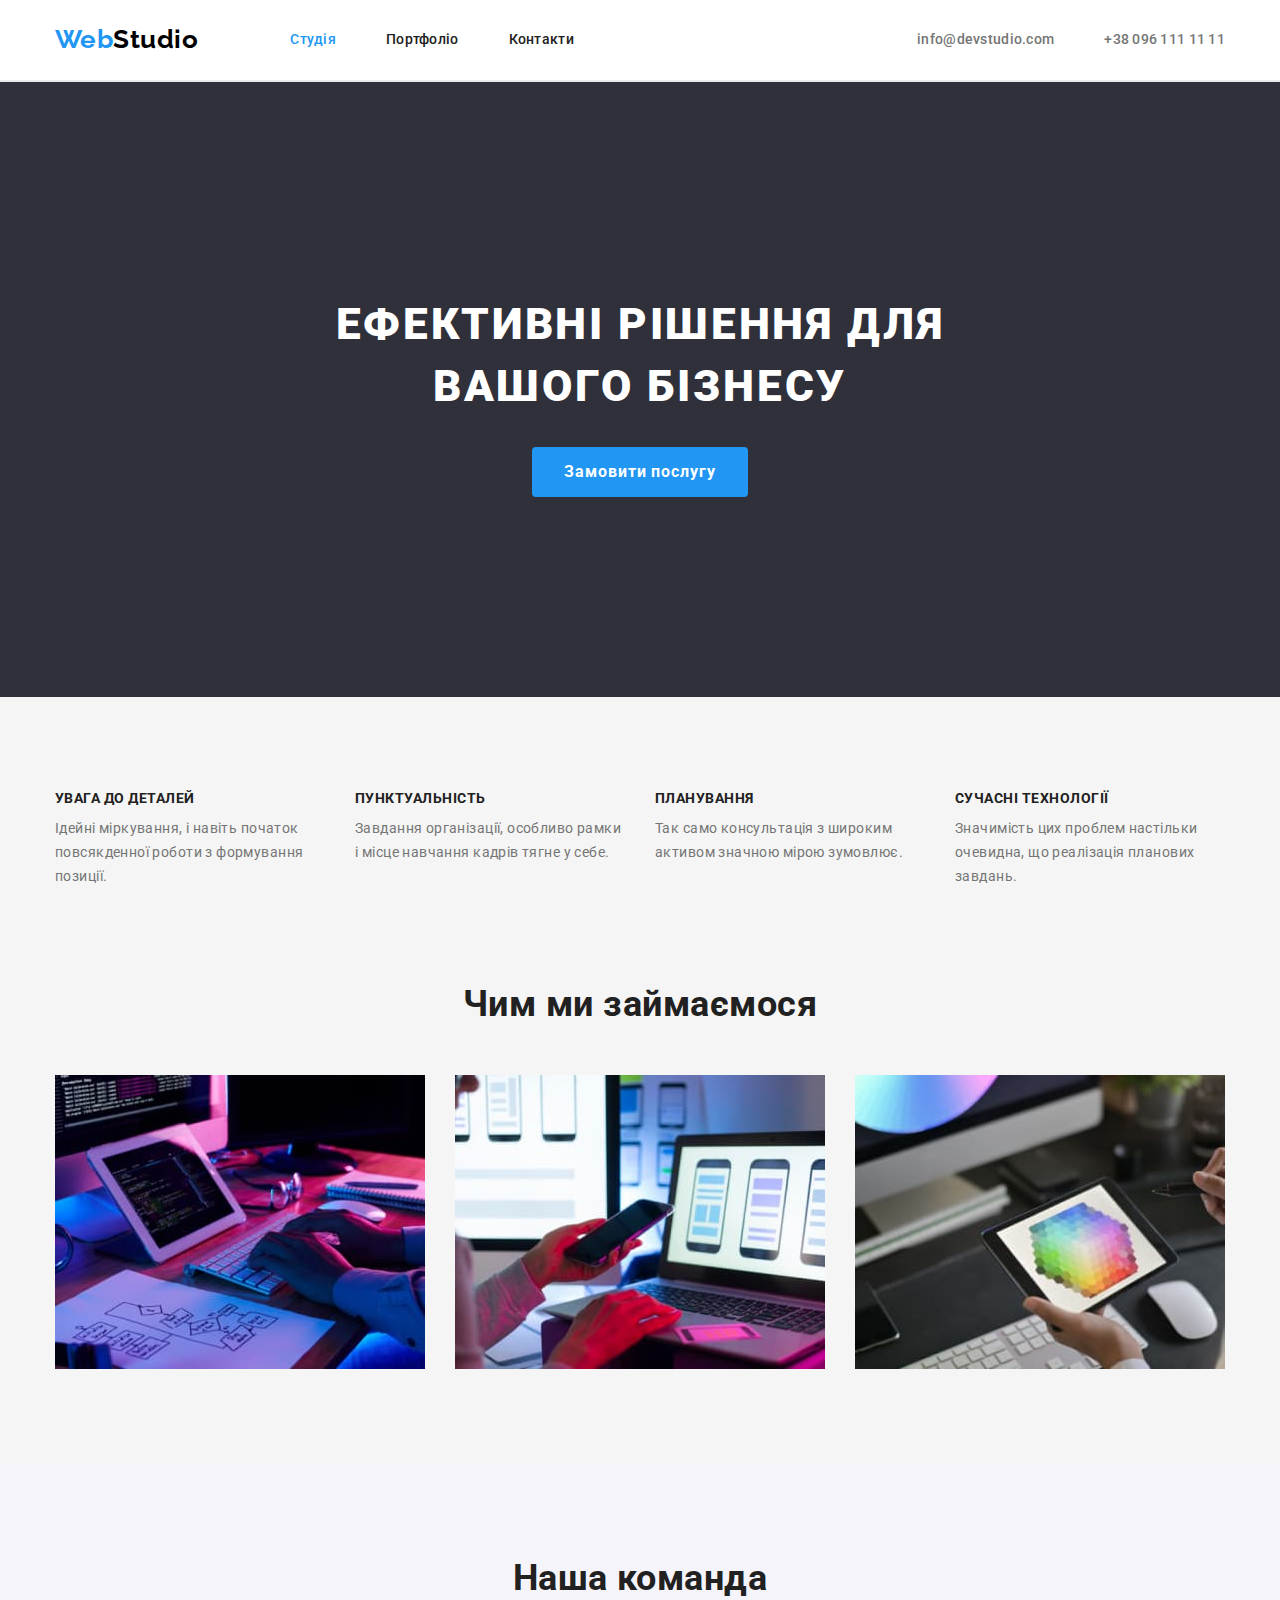
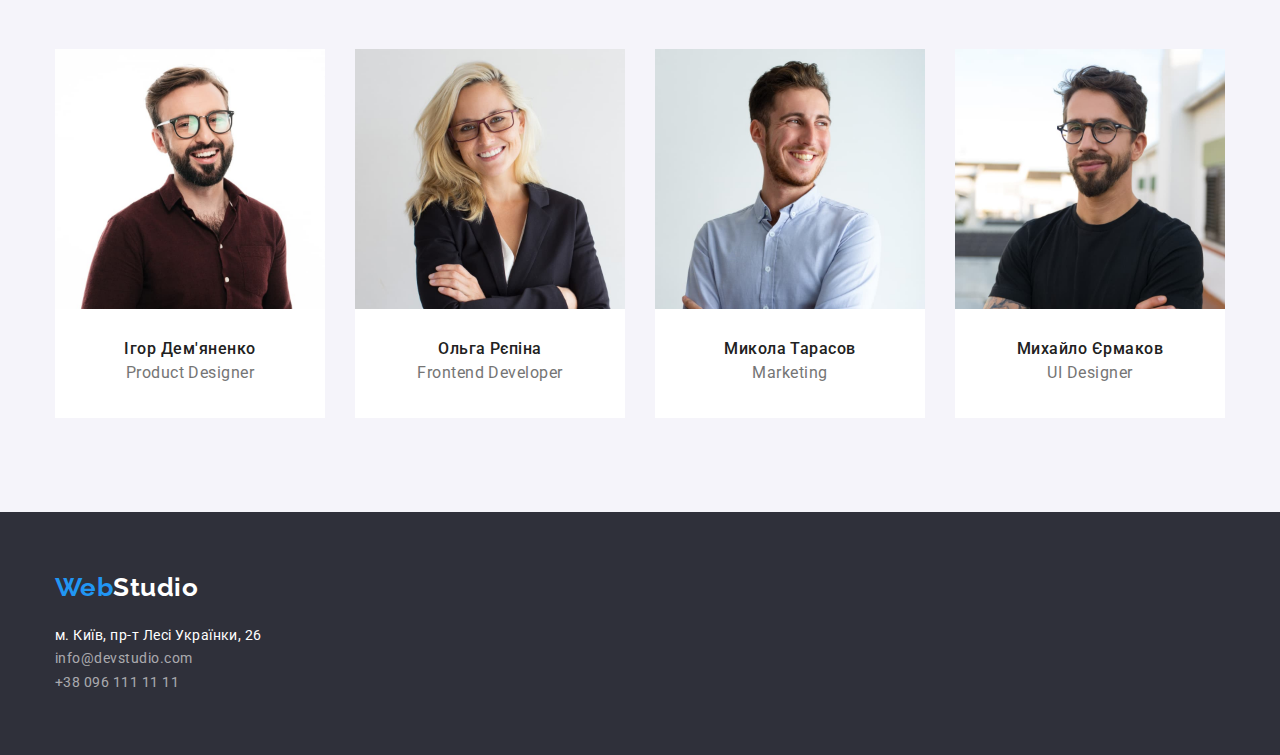
<file: index.html>
<!DOCTYPE html>
<html lang="uk">
  <head>
    <meta charset="UTF-8" />
    <meta http-equiv="X-UA-Compatible" content="IE=edge" />
    <meta name="viewport" content="width=device-width, initial-scale=1.0" />
    <title>Document</title>
    <link
      href="https://fonts.googleapis.com/css2?family=Raleway:wght@700&family=Roboto:wght@400;500;700;900&display=swap"
      rel="stylesheet"
    />
    <link
      rel="stylesheet"
      href="https://cdnjs.cloudflare.com/ajax/libs/modern-normalize/1.1.0/modern-normalize.min.css"
    />
    <link rel="stylesheet" href="./css/styles.css" />
  </head>
  <body>
    <header class="page-header">
      <div class="container page-header-container">
        <nav class="navigation">
          <a href="./index.html" rel="Home" class="logo"
            ><span>Web</span>Studio</a
          >
          <ul class="site-nav list">
            <li><a href="" class="current hov">Студія</a></li>
            <li><a href="./portfolio.html" class="hov">Портфоліо</a></li>
            <li><a href="" class="hov">Контакти</a></li>
          </ul>
        </nav>
        <ul class="contacts list">
          <li>
            <a href="mailto:info@devstudio.com" class="contact-mail" lang="en"
              >info@devstudio.com</a
            >
          </li>
          <li>
            <a href="tel:+380961111111">+38 096 111 11 11</a>
          </li>
        </ul>
      </div>
    </header>

    <main>
      <section class="section hero">
        <div class="container">
          <h1 class="hero-title">Ефективні рішення для вашого бізнесу</h1>
          <button type="button" class="hero-btn primary">
            Замовити послугу
          </button>
        </div>
      </section>

      <section class="section section-features">
        <div class="container">
          <h2 class="section-title visually-hidden">Переваги роботи з нами</h2>
          <ul class="features-list list">
            <li class="features-items">
              <h3 class="section-subtitle">УВАГА ДО ДЕТАЛЕЙ</h3>
              <p class="features-text">
                Ідейні міркування, і навіть початок повсякденної роботи з
                формування позиції.
              </p>
            </li>
            <li class="features-items">
              <h3 class="section-subtitle">ПУНКТУАЛЬНІСТЬ</h3>
              <p class="features-text">
                Завдання організації, особливо рамки і місце навчання кадрів
                тягне у себе.
              </p>
            </li>
            <li class="features-items">
              <h3 class="section-subtitle">ПЛАНУВАННЯ</h3>
              <p class="features-text">
                Так само консультація з широким активом значною мірою зумовлює.
              </p>
            </li>
            <li class="features-items">
              <h3 class="section-subtitle">СУЧАСНІ ТЕХНОЛОГІЇ</h3>
              <p class="features-text">
                Значимість цих проблем настільки очевидна, що реалізація
                планових завдань.
              </p>
            </li>
          </ul>
        </div>
      </section>

      <section class="section section-work">
        <div class="container">
          <h2 class="work-title">Чим ми займаємося</h2>
          <ul class="list work-list">
            <li>
              <img
                src="./images/img.jpg"
                alt="робоче місце, планшет, руки на клавіатурі"
                width="370"
                height="294"
              />
            </li>
            <li>
              <img
                src="./images/img(1).jpg"
                alt="робоче місце, ноутбук, телефон в руках"
                width="370"
                height="294"
              />
            </li>
            <li>
              <img
                src="./images/img(2).jpg"
                alt="робоче місце, клавіатура, планшет в руках"
                width="370"
                height="294"
              />
            </li>
          </ul>
        </div>
      </section>

      <section class="section section-team">
        <div class="container">
          <h2 class="team-title">Наша команда</h2>
          <ul class="team-list list">
            <li class="team-list-items">
              <img
                src="./images/img(3).jpg"
                alt="чоловік в окулярах"
                width="270"
                height="260"
              />
              <div class="emploees">
                <h3>Ігор Дем'яненко</h3>
                <p lang="en">Product Designer</p>
              </div>
            </li>
            <li class="team-list-items">
              <img
                src="./images/img(4).jpg"
                alt="жінка в окулярах із білим волоссям"
                width="270"
                height="260"
              />
              <div class="emploees">
                <h3>Ольга Рєпіна</h3>
                <p lang="en">Frontend Developer</p>
              </div>
            </li>
            <li class="team-list-items">
              <img
                src="./images/img(5).jpg"
                alt="молодий чоловік зі світлим волоссям в білій сорочці"
                width="270"
                height="260"
              />
              <div class="emploees">
                <h3>Микола Тарасов</h3>
                <p lang="en">Marketing</p>
              </div>
            </li>
            <li class="team-list-items">
              <img
                src="./images/img(6).jpg"
                alt="молодий чоловік із темним волоссям і бородою в окулярах"
                width="270"
                height="260"
              />
              <div class="emploees">
                <h3>Михайло Єрмаков</h3>
                <p lang="en">UI Designer</p>
              </div>
            </li>
          </ul>
        </div>
      </section>
    </main>

    <footer class="footer-content">
      <div class="container footer-container">
        <a href="./index.html" rel="Home" class="footer logo"
          ><span>Web</span>Studio</a
        >
        <address class="address">
          <ul class="list">
            <li>
              <a
                href="https://www.google.com.ua/maps/place/%D0%B1%D1%83%D0%BB.+%D0%9B%D0%B5%D1%81%D0%B8+%D0%A3%D0%BA%D1%80%D0%B0%D0%B8%D0%BD%D0%BA%D0%B8,+26,+%D0%9A%D0%B8%D0%B5%D0%B2,+02000/@50.4265807,30.5361971,17z/data=!3m1!4b1!4m5!3m4!1s0x40d4cf0e033ecbe9:0x57a4dffefec77da0!8m2!3d50.4265807!4d30.5383858?hl=ru"
                target="_blank"
                rel="noopener noreferrer"
                class="map footer-map"
                >м. Київ, пр-т Лесі Українки, 26</a
              >
            </li>
            <li class="contact-list">
              <a href="mailto:info@devstudio.com" class="mail data"
                >info@devstudio.com</a
              >
            </li>
            <li class="contact-list">
              <a href="tel:+380961111111" class="tel data">+38 096 111 11 11</a>
            </li>
          </ul>
        </address>
      </div>
    </footer>
  </body>
</html>
</file>
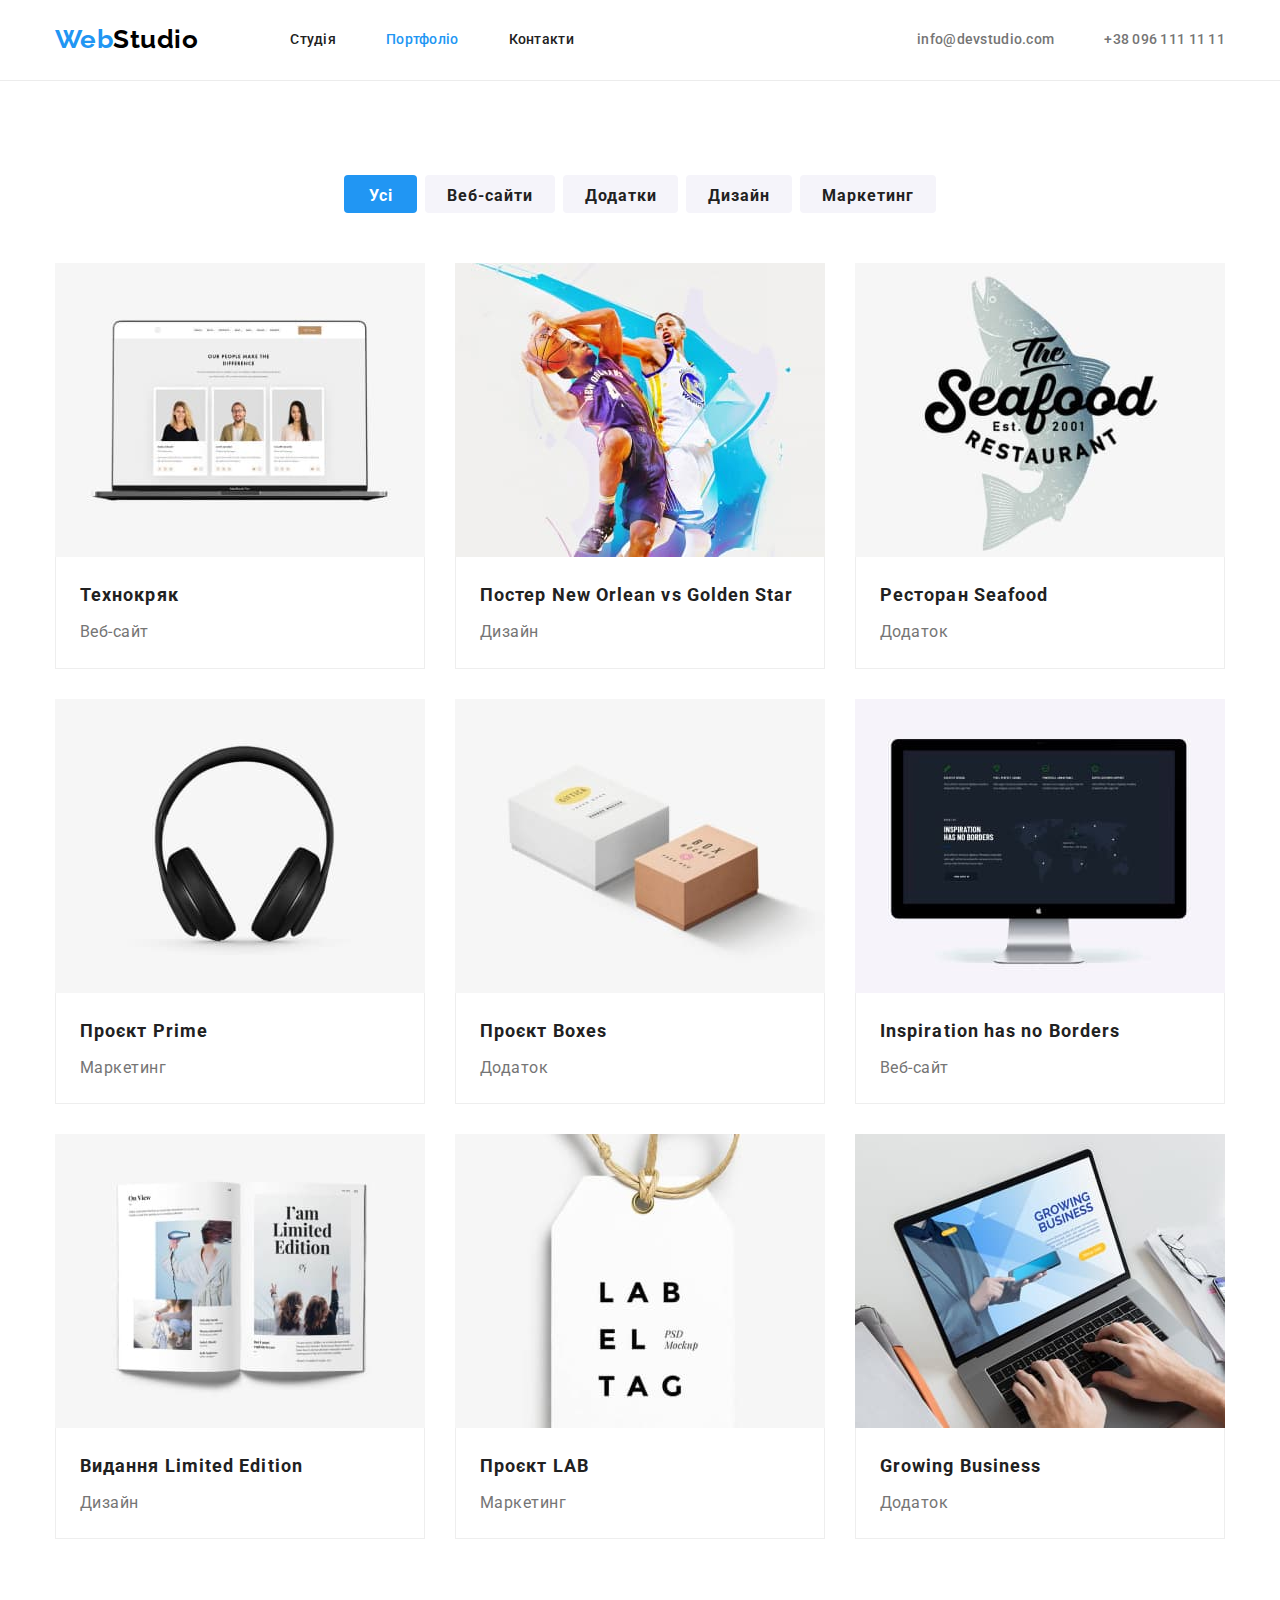
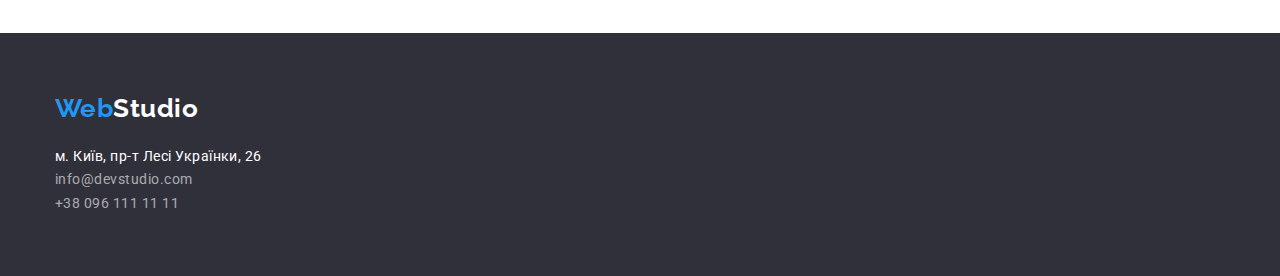
<file: portfolio.html>
<!DOCTYPE html>
<html lang="uk">
  <head>
    <meta charset="UTF-8" />
    <meta http-equiv="X-UA-Compatible" content="IE=edge" />
    <meta name="viewport" content="width=device-width, initial-scale=1.0" />
    <title>Document</title>
    <link
      href="https://fonts.googleapis.com/css2?family=Raleway:wght@700&family=Roboto:wght@400;500;700;900&display=swap"
      rel="stylesheet"
    />
    <link
      rel="stylesheet"
      href="https://cdnjs.cloudflare.com/ajax/libs/modern-normalize/1.1.0/modern-normalize.min.css"
    />
    <link rel="stylesheet" href="./css/styles.css" />
  </head>
  <body class="body-portfolio">
    <header class="page-header">
      <div class="container page-header-container">
        <nav class="navigation">
          <a href="./index.html" rel="Home" class="logo"
            ><span>Web</span>Studio</a
          >
          <ul class="site-nav list">
            <li><a href="./index.html">Студія</a></li>
            <li><a href="" class="current">Портфоліо</a></li>
            <li><a href="">Контакти</a></li>
          </ul>
        </nav>
        <ul class="contacts list">
          <li>
            <a href="mailto:info@devstudio.com" class="contact-mail" lang="en"
              >info@devstudio.com</a
            >
          </li>
          <li>
            <a href="tel:+380961111111">+38 096 111 11 11</a>
          </li>
        </ul>
      </div>
    </header>
    <main>
      <section class="section features-list-portfolio">
        <div class="container">
          <h1 class="visually-hidden">Наші роботи</h1>
          <ul class="filter-list list">
            <li>
              <button type="button" class="hero-btn portf-current">Усі</button>
            </li>
            <li>
              <button type="button" class="hero-btn portf">Веб-сайти</button>
            </li>
            <li>
              <button type="button" class="hero-btn portf">Додатки</button>
            </li>
            <li>
              <button type="button" class="hero-btn portf">Дизайн</button>
            </li>
            <li>
              <button type="button" class="hero-btn portf">Маркетинг</button>
            </li>
          </ul>
          <ul class="section-list list">
            <li class="section-list-item">
              <img
                src="./images/img(7).jpg"
                alt="Ноутбук з трьома фото на екрані"
                width="370"
                height="294"
              />
              <div class="sup-title">
                <h2 class="sup-title-item">Технокряк</h2>
                <p>Веб-сайт</p>
              </div>
            </li>
            <li class="section-list-item">
              <img
                src="./images/img(8).jpg"
                alt="Два баскетболіста в стрибку"
                width="370"
                height="294"
              />
              <div class="sup-title">
                <h2 class="sup-title-item">Постер New Orlean vs Golden Star</h2>
                <p>Дизайн</p>
              </div>
            </li>
            <li class="section-list-item">
              <img
                src="./images/img(9).jpg"
                alt="Назва ресторану"
                width="370"
                height="294"
              />
              <div class="sup-title">
                <h2 class="sup-title-item">Ресторан Seafood</h2>
                <p>Додаток</p>
              </div>
            </li>
            <li class="section-list-item">
              <img
                src="./images/img(10).jpg"
                alt="Навушники"
                width="370"
                height="294"
              />
              <div class="sup-title">
                <h2 class="sup-title-item">Проєкт Prime</h2>
                <p>Маркетинг</p>
              </div>
            </li>
            <li class="section-list-item">
              <img
                src="./images/img(11).jpg"
                alt="Дві коробочки"
                width="370"
                height="294"
              />
              <div class="sup-title">
                <h2 class="sup-title-item">Проєкт Boxes</h2>
                <p>Додаток</p>
              </div>
            </li>
            <li class="section-list-item">
              <img
                src="./images/img(12).jpg"
                alt="Монітор"
                width="370"
                height="294"
              />
              <div class="sup-title">
                <h2 class="sup-title-item">Inspiration has no Borders</h2>
                <p>Веб-сайт</p>
              </div>
            </li>
            <li class="section-list-item">
              <img
                src="./images/img(13).jpg"
                alt="Розгорнута книжка"
                width="370"
                height="294"
              />
              <div class="sup-title">
                <h2 class="sup-title-item">Видання Limited Edition</h2>
                <p>Дизайн</p>
              </div>
            </li>
            <li class="section-list-item">
              <img
                src="./images/img(14).jpg"
                alt="Бірка"
                width="370"
                height="294"
              />
              <div class="sup-title">
                <h2 class="sup-title-item">Проєкт LAB</h2>
                <p>Маркетинг</p>
              </div>
            </li>
            <li class="section-list-item">
              <img
                src="./images/img(15).jpg"
                alt="Дві руки на клавіатурі ноутбука"
                width="370"
                height="294"
              />
              <div class="sup-title">
                <h2 class="sup-title-item">Growing Business</h2>
                <p>Додаток</p>
              </div>
            </li>
          </ul>
        </div>
      </section>
    </main>
    <footer class="footer-content">
      <div class="container footer-container">
        <a href="./index.html" rel="Home" class="footer logo"
          ><span>Web</span>Studio</a
        >
        <address class="address">
          <ul class="list">
            <li>
              <a
                href="https://www.google.com.ua/maps/place/%D0%B1%D1%83%D0%BB.+%D0%9B%D0%B5%D1%81%D0%B8+%D0%A3%D0%BA%D1%80%D0%B0%D0%B8%D0%BD%D0%BA%D0%B8,+26,+%D0%9A%D0%B8%D0%B5%D0%B2,+02000/@50.4265807,30.5361971,17z/data=!3m1!4b1!4m5!3m4!1s0x40d4cf0e033ecbe9:0x57a4dffefec77da0!8m2!3d50.4265807!4d30.5383858?hl=ru"
                target="_blank"
                rel="noopener noreferrer"
                class="map footer-map"
                >м. Київ, пр-т Лесі Українки, 26</a
              >
            </li>
            <li class="contact-list">
              <a href="mailto:info@devstudio.com" class="mail data"
                >info@devstudio.com</a
              >
            </li>
            <li class="contact-list">
              <a href="tel:+380961111111" class="tel data">+38 096 111 11 11</a>
            </li>
          </ul>
        </address>
      </div>
    </footer>
  </body>
</html>
</file>
<file: css/styles.css>
/* Цвет основного текста #212121 */
/* цвет дополнительного текста #757575 */
/* Белый цвет #FFFFFF */
/* Лого цвет: черный #000000 синий #2196F3 */
/* цвет контактов в футере rgba(255, 255, 255, 0.6) */

:root {
    --primary-text-color: #212121;
    --secondary-text-color: #757575;
    --accent-color: #2196F3;
    --primary-bg-color: #F5F5F5;
    --hero-title-color: #FFFFFF;
}
body {
    background-color: var(--primary-bg-color);
    color: var(--primary-text-color);
    font-family: Roboto, sans-serif;
    Letter-spacing: 0.03em;
}
.list {
    list-style: none;
}
h1,
h2,
h3,
h4,
h5,
h6,
p {
  margin-top: 0;
  margin-bottom: 0;
}

ul,
ol {
  margin-top: 0;
  margin-bottom: 0;
  padding-left: 0;
}

img {
  display: block;
}
.link {
    text-decoration: none;
}
address {
    font-style: normal;
}
.container {
    width: 1200px;
    margin-left: auto;
    margin-right: auto;
    padding-left: 15px;
    padding-right: 15px;
}
.section {
padding-top: 94px;
padding-bottom: 94px;
}
/* Хедер */
.page-header{
    border-bottom: 1px solid #ECECEC;
}
.page-header-container {
    display: flex;
    align-items: center;
}
.navigation {
    display: flex;
    align-items: center;
    column-gap: 92px;
}
.contacts {
    display: flex;
    column-gap: 50px;
}
.site-nav {
    display: flex;
    column-gap: 50px;
}
.contacts {
    margin-left: auto;
}
.page-header{
    background-color: #FFFFFF;
    padding-top: 24px;
    padding-bottom: 25px;
}
.logo {
    color:#000000;
    font-family: Raleway, sans-serif;
    font-weight: 700;
    font-size: 26px;
    line-height: 1.2;
    text-decoration: none;
}
.logo span {
    color: var(--accent-color);
}
.contacts a {
    font-size: 14px;
    line-height: 1.14;
    letter-spacing: 0.02em;
    font-weight: 500;
}
.site-nav a {
    color: var(--primary-text-color);
    font-weight: 500;
    font-size: 14px;
    line-height: 1.14;
    letter-spacing: 0.02em;
    text-decoration: none;
}
.site-nav .current {
    color: var(--accent-color);
}
.contacts a {
    color: var(--secondary-text-color);
    text-decoration: none;
}
.navigation .hov:hover, 
.navigation .hov:focus {
    color: var(--accent-color);
}
.contacts a:hover, .contacts a:focus {
    color: var(--accent-color);
}
/* Мейн */

.hero .hero-title {
    color: var(--hero-title-color);
    font-weight: 900;
    font-size: 44px;
    line-height: 1.4;
    text-align: center;
    letter-spacing: 0.06em;
    text-transform: uppercase;
    margin: 0 auto;
    margin-bottom: 30px;
    width: 696px;
    
}
.hero {
    background-color: #2F303A;
    padding-top: 212px;
    padding-bottom: 200px;
    text-align: center;
    border-top: 1px solid #ECECEC;
}
/* Кнопка */
.hero-btn {
    height: 38px;
    min-width: 73px;
    display: inline-block;
    padding: 6px 22px;
    border-radius: 4px;
    background-color: #F5F4FA;
    color: var(--primary-text-color);
    font-family: inherit;
    font-family: Roboto, sans-serif;
    font-weight: 700;
    font-size: 16px;
    line-height: 1.9;
    letter-spacing: 0.06em;
    cursor: pointer;
    text-align: center;
    border: none;
}
.hero-btn.primary {
    height: 50px;
    min-width: 216px;
    padding: 10px 32px;
    background-color: var(--accent-color);
    color: var(--hero-title-color);
    border: none;
}
.hero-btn.portf:hover,
.hero-btn.portf:focus {
    color: var(--hero-title-color);
    background-color: var(--accent-color);
}
.visually-hidden {
    position: absolute;
    width: 1px;
    height: 1px;
    margin: -1px;
    border: 0;
    padding: 0;
    white-space: nowrap;
    clip-path: inset(100%);
    clip: rect(0 0 0 0);
    overflow: hidden;
}
.section-title {
    display: block;
    margin-bottom: 50px;
}
.section-features {
    padding-bottom: 47px;
}
.features-items {
    width: 270px;
    
}
.features-list .features-text {
font-size: 14px;
line-height: 1.7;
}
.features-list {
    display: flex;
    gap: 30px;
}
.section-subtitle {
    padding-bottom: 10px;
    font-size: 14px;
    line-height: 1.14;
    text-transform: uppercase;
}
.section p {
    color: var(--secondary-text-color);
    font-weight: 400;
    font-size: 14px;
    line-height: 1.7;
}
.section-work {
    padding-top: 47px;
}
.work-title {
    font-size: 36px;
    line-height: 1.17;
    text-align: center;
    font-weight: 700;
    margin: 0 auto;
    margin-bottom: 50px;
 }
 .work-list {
    display: flex;
    gap: 30px;
    flex-wrap: wrap;
 }
 .section-team {
    background-color: #F5F4FA;
 }
 .team-title {
     line-height: 1.17;
     text-align: center;
     font-size: 36px;
     margin: 0 auto;
     margin-bottom: 50px;
 }
.team p {
    color: var(--secondary-text-color);
    font-size: 16px;
    line-height: 1.19;
    font-weight: 400;
}
.team-list h3 {
    font-size: 16px;
    line-height: 1.19;
    font-weight: 500;
}
.team-list {
    display: flex;
    flex-wrap: wrap;
    gap: 30px;
}
.team-list-items {
    flex-basis: calc((100% - 90px ) / 4);
}
.emploees {
    background-color: var(--hero-title-color);
    padding-top: 30px;
    padding-bottom: 30px;
    text-align: center;
}
/* Футер */
.footer-content { 
    background-color: #2F303A;
    padding-top: 60px;
    padding-bottom: 60px;
}
.footer.logo {
    display: block;
    margin-bottom: 20px;
}
.footer-content a {
    color: var(--hero-title-color);
    text-decoration: none;
}
.footer-content span {
    color: var(--accent-color);
}
.address .map {
    font-size: 14px;
    line-height: 1.7;
    font-weight: 400;
    margin-bottom: 9px;
}
.contact-list {
    font-size: 14px;
    line-height: 1.7;
    font-weight: 400;
}
.contact-list .data {
    color: rgba(255, 255, 255, 0.6);
}
.mail {
    padding-bottom: 9px;
}
/* Портфоліо */
.body-portfolio {
    background-color: var(--hero-title-color);
}
.portf-current {
    color: var(--hero-title-color);
    background-color: var(--accent-color);
}
.features-list-portfolio h2 {
    font-size: 18px;
    letter-spacing: 0.06em;
    line-height: 2;
}
.section p {
    font-size: 16px;
    line-height: 1.9;
    letter-spacing: 0.03em;
}
.filter-list {
    display: flex;
    flex-wrap: wrap;
    column-gap: 8px;
    justify-content: center;
    margin-bottom: 50px;
}
.section-list {
    display: flex;
    flex-wrap: wrap;
    gap: 30px;
}
.section-list-item {
    flex-basis: calc((100% - 60px) / 4);
}
.sup-title-item {
    margin-bottom: 4px;
}
.sup-title {
    border: 1px solid #EEEEEE;
    border-top: transparent;
    padding: 20px 24px;
    
}
</file>
